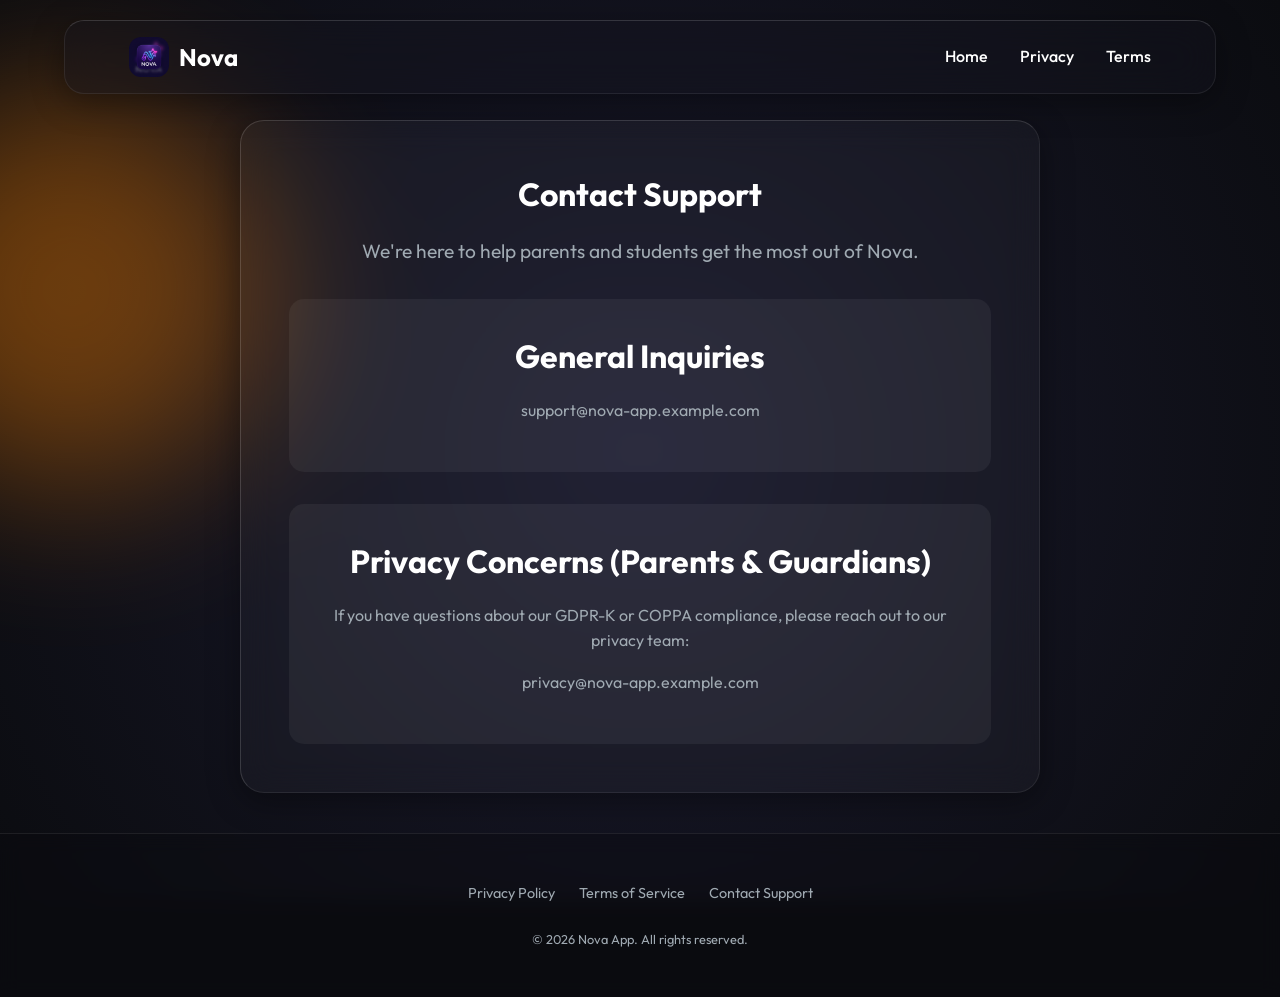
<file: Nova/contact.html>
<!DOCTYPE html>
<html lang="en">
<head>
  <meta charset="UTF-8">
  <meta name="viewport" content="width=device-width, initial-scale=1.0">
  <meta name="description" content="Contact the Nova team.">
  <title>Contact Us - Nova App</title>
  
  <link rel="preconnect" href="https://fonts.googleapis.com">
  <link rel="preconnect" href="https://fonts.gstatic.com" crossorigin>
  <link href="https://fonts.googleapis.com/css2?family=Outfit:wght@300;500;700;800&display=swap" rel="stylesheet">
  <link rel="stylesheet" href="styles.css">
</head>
<body>
  
  <div class="background-elements">
    <div class="blob blob-1"></div>
  </div>

  <nav>
    <a href="index.html" class="logo-container">
      <img src="logo.png" alt="Nova Logo" class="nav-logo">
      <span class="logo-text">Nova</span>
    </a>
    <div class="nav-links">
      <a href="index.html">Home</a>
      <a href="privacy-policy.html">Privacy</a>
      <a href="terms.html">Terms</a>
    </div>
  </nav>

  <div class="policy-container" style="text-align: center;">
    <h1>Contact Support</h1>
    <p style="font-size: 1.2rem; margin-bottom: 2rem;">We're here to help parents and students get the most out of Nova.</p>
    
    <div style="background: rgba(255,255,255,0.05); padding: 2rem; border-radius: 15px; margin-bottom: 2rem;">
        <h2 style="margin-top: 0;">General Inquiries</h2>
        <p>support@nova-app.example.com</p>
    </div>

    <div style="background: rgba(255,255,255,0.05); padding: 2rem; border-radius: 15px;">
        <h2 style="margin-top: 0;">Privacy Concerns (Parents & Guardians)</h2>
        <p>If you have questions about our GDPR-K or COPPA compliance, please reach out to our privacy team:</p>
        <p>privacy@nova-app.example.com</p>
    </div>
  </div>

  <footer>
    <div class="footer-links">
      <a href="privacy-policy.html">Privacy Policy</a>
      <a href="terms.html">Terms of Service</a>
      <a href="contact.html">Contact Support</a>
    </div>
    <p class="copyright">&copy; <span id="year"></span> Nova App. All rights reserved.</p>
  </footer>

  <script>
    document.getElementById('year').textContent = new Date().getFullYear();
  </script>
</body>
</html>
</file>
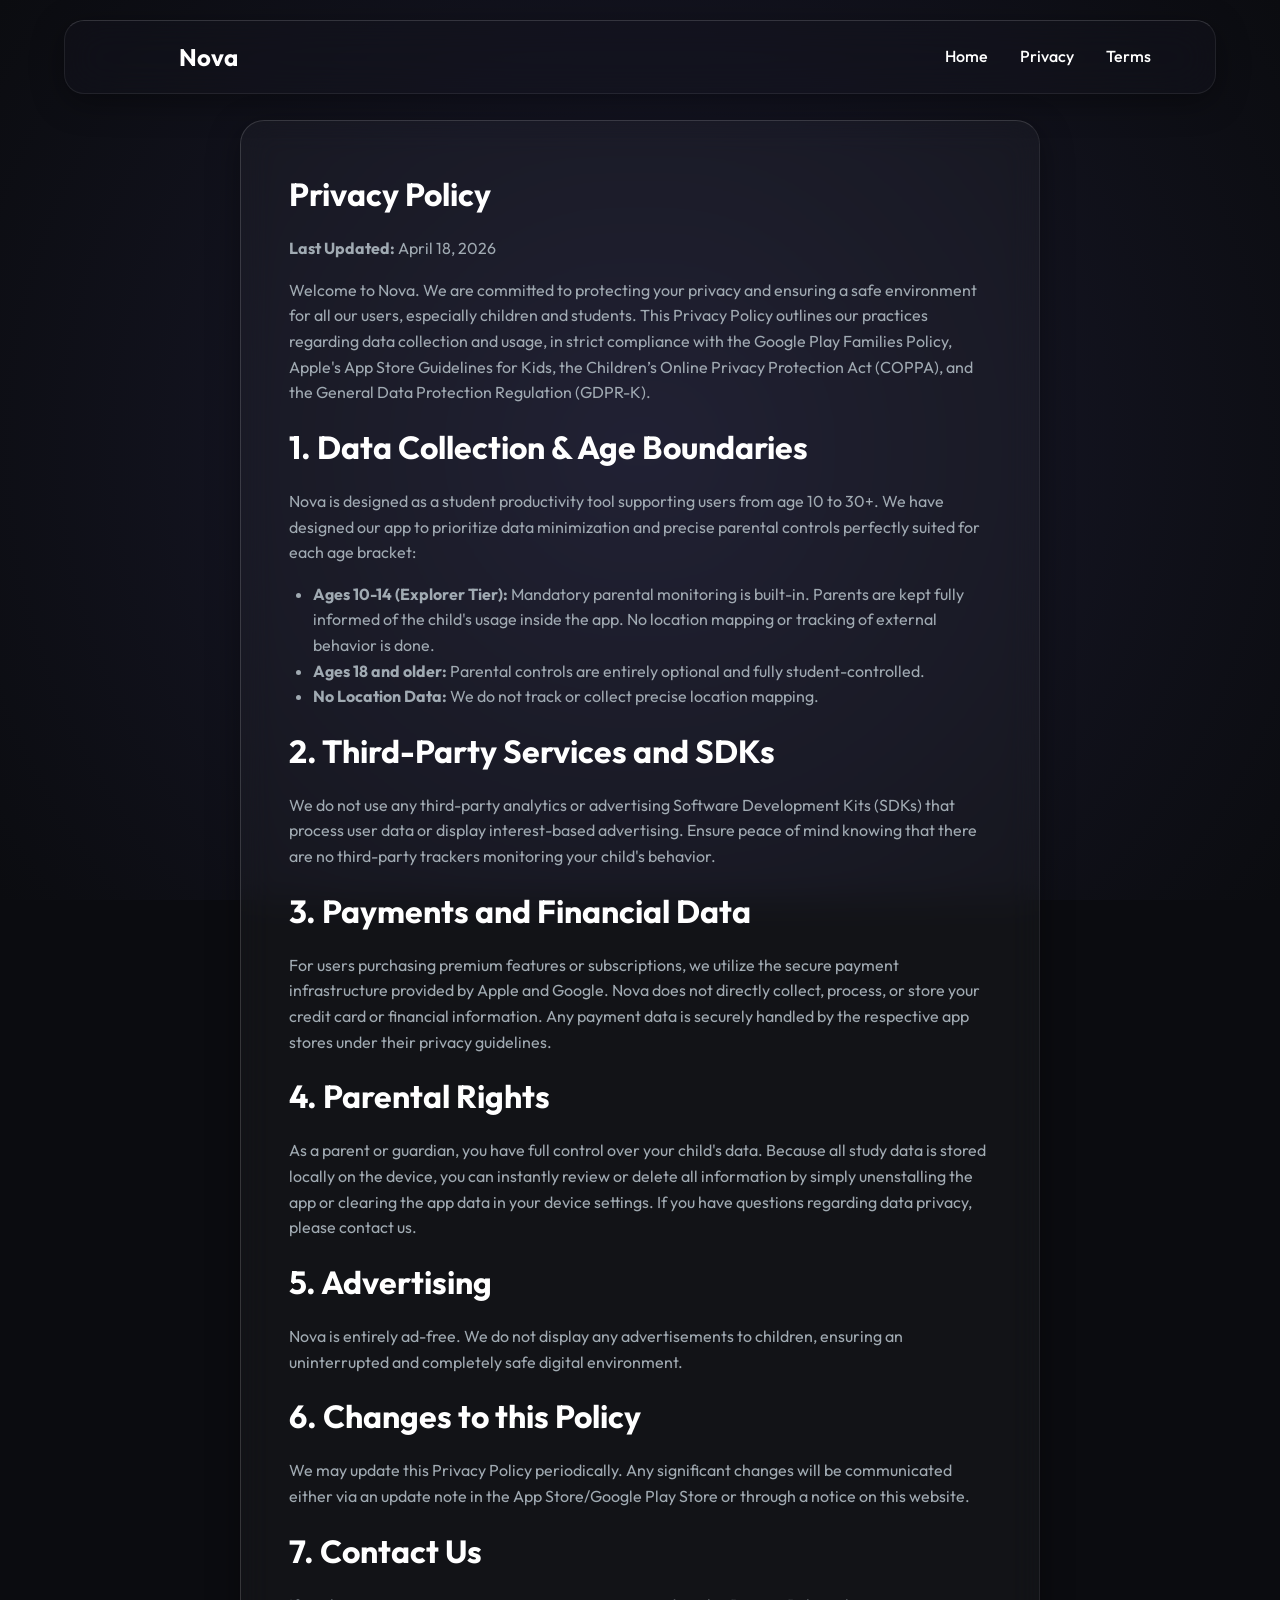
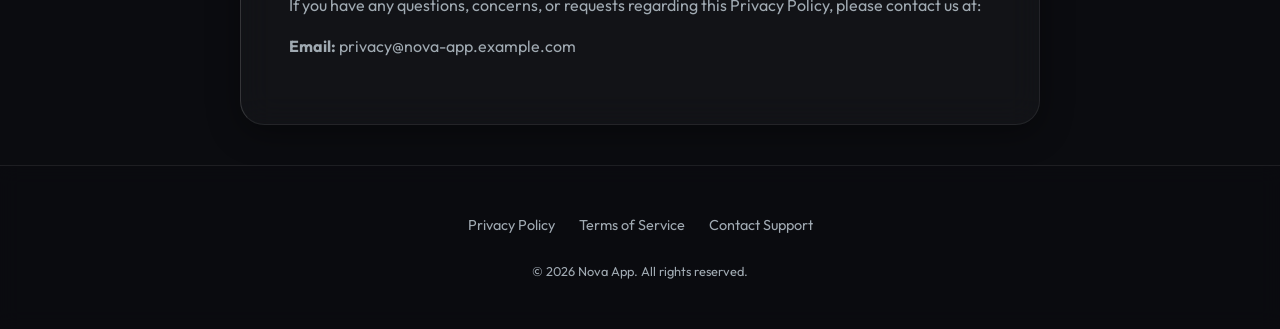
<file: Nova/privacy-policy.html>
<!DOCTYPE html>
<html lang="en">
<head>
  <meta charset="UTF-8">
  <meta name="viewport" content="width=device-width, initial-scale=1.0">
  <meta name="description" content="Privacy Policy for Nova, the student daily tracker.">
  <title>Privacy Policy - Nova App</title>
  
  <link rel="preconnect" href="https://fonts.googleapis.com">
  <link rel="preconnect" href="https://fonts.gstatic.com" crossorigin>
  <link href="https://fonts.googleapis.com/css2?family=Outfit:wght@300;500;700;800&display=swap" rel="stylesheet">
  <link rel="stylesheet" href="styles.css">
</head>
<body>
  
  <div class="background-elements">
    <div class="spiral-bg"></div>
    <div class="spiral-particles"></div>
    <div class="core-glow"></div>
  </div>

  <nav>
    <a href="index.html" class="logo-container">
      <video src="nova-animation.mp4" class="nav-logo" autoplay loop muted playsinline></video>
      <span class="logo-text">Nova</span>
    </a>
    <div class="nav-links">
      <a href="index.html">Home</a>
      <a href="privacy-policy.html">Privacy</a>
      <a href="terms.html">Terms</a>
    </div>
  </nav>

  <div class="policy-container">
    <h1>Privacy Policy</h1>
    <p><strong>Last Updated:</strong> April 18, 2026</p>
    
    <p>Welcome to Nova. We are committed to protecting your privacy and ensuring a safe environment for all our users, especially children and students. This Privacy Policy outlines our practices regarding data collection and usage, in strict compliance with the Google Play Families Policy, Apple's App Store Guidelines for Kids, the Children’s Online Privacy Protection Act (COPPA), and the General Data Protection Regulation (GDPR-K).</p>

    <h2>1. Data Collection & Age Boundaries</h2>
    <p>Nova is designed as a student productivity tool supporting users from age 10 to 30+. We have designed our app to prioritize data minimization and precise parental controls perfectly suited for each age bracket:</p>
    <ul>
      <li><strong>Ages 10-14 (Explorer Tier):</strong> Mandatory parental monitoring is built-in. Parents are kept fully informed of the child's usage inside the app. No location mapping or tracking of external behavior is done.</li>
      <li><strong>Ages 18 and older:</strong> Parental controls are entirely optional and fully student-controlled.</li>
      <li><strong>No Location Data:</strong> We do not track or collect precise location mapping.</li>
    </ul>

    <h2>2. Third-Party Services and SDKs</h2>
    <p>We do not use any third-party analytics or advertising Software Development Kits (SDKs) that process user data or display interest-based advertising. Ensure peace of mind knowing that there are no third-party trackers monitoring your child's behavior.</p>

    <h2>3. Payments and Financial Data</h2>
    <p>For users purchasing premium features or subscriptions, we utilize the secure payment infrastructure provided by Apple and Google. Nova does not directly collect, process, or store your credit card or financial information. Any payment data is securely handled by the respective app stores under their privacy guidelines.</p>

    <h2>4. Parental Rights</h2>
    <p>As a parent or guardian, you have full control over your child's data. Because all study data is stored locally on the device, you can instantly review or delete all information by simply unenstalling the app or clearing the app data in your device settings. If you have questions regarding data privacy, please contact us.</p>

    <h2>5. Advertising</h2>
    <p>Nova is entirely ad-free. We do not display any advertisements to children, ensuring an uninterrupted and completely safe digital environment.</p>

    <h2>6. Changes to this Policy</h2>
    <p>We may update this Privacy Policy periodically. Any significant changes will be communicated either via an update note in the App Store/Google Play Store or through a notice on this website.</p>

    <h2>7. Contact Us</h2>
    <p>If you have any questions, concerns, or requests regarding this Privacy Policy, please contact us at:</p>
    <p><strong>Email:</strong> privacy@nova-app.example.com</p>
  </div>

  <footer>
    <div class="footer-links">
      <a href="privacy-policy.html">Privacy Policy</a>
      <a href="terms.html">Terms of Service</a>
      <a href="contact.html">Contact Support</a>
    </div>
    <p class="copyright">&copy; <span id="year"></span> Nova App. All rights reserved.</p>
  </footer>

  <script>
    document.getElementById('year').textContent = new Date().getFullYear();

    // Intersection Observer for scroll animations
    const observer = new IntersectionObserver((entries) => {
      entries.forEach(entry => {
        if (entry.isIntersecting) {
          entry.target.classList.add('visible');
        }
      });
    }, { threshold: 0.1 });

    document.querySelectorAll('.policy-container').forEach(el => {
      el.classList.add('animate-on-scroll');
      observer.observe(el);
    });
  </script>
</body>
</html>
</file>
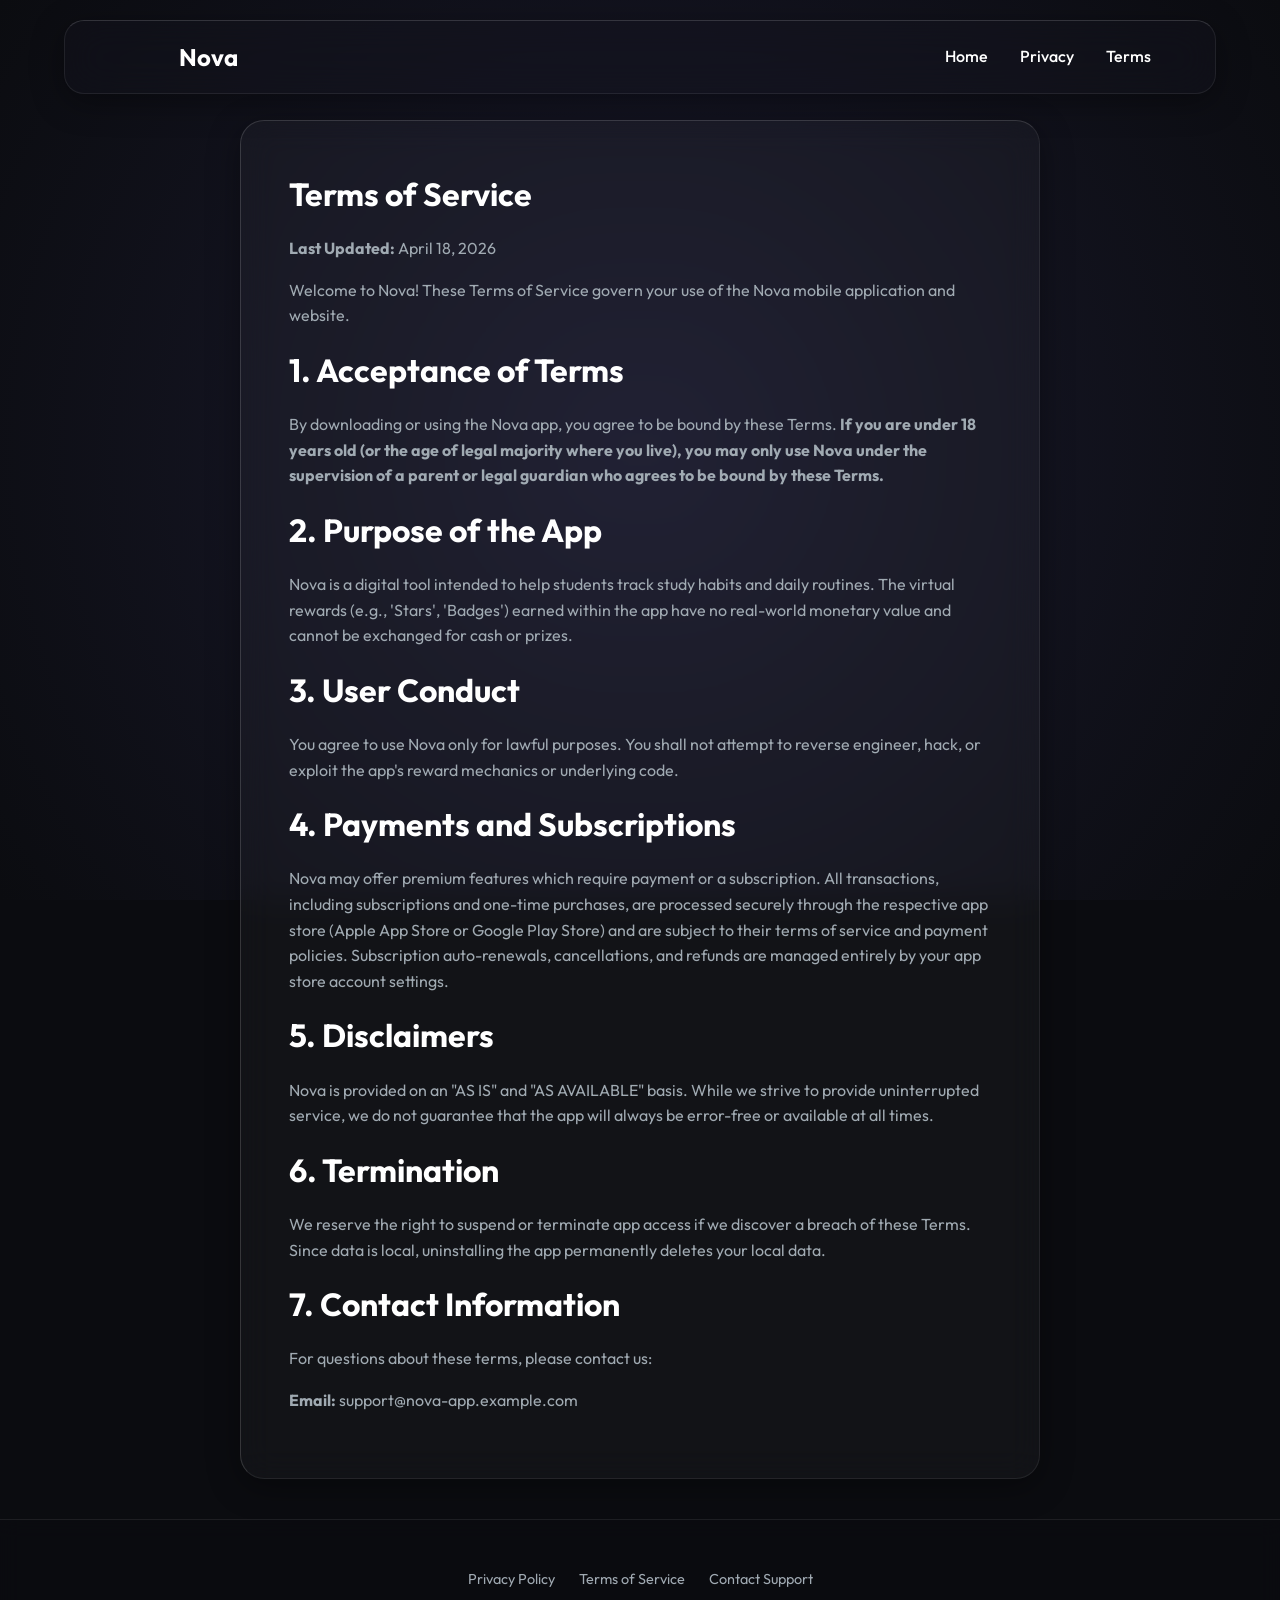
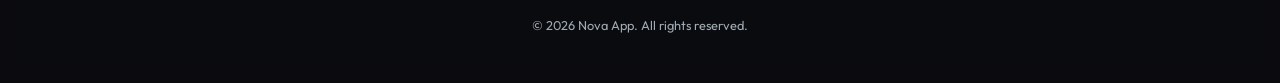
<file: Nova/terms.html>
<!DOCTYPE html>
<html lang="en">
<head>
  <meta charset="UTF-8">
  <meta name="viewport" content="width=device-width, initial-scale=1.0">
  <meta name="description" content="Terms of Service for Nova, the student daily tracker.">
  <title>Terms of Service - Nova App</title>
  
  <link rel="preconnect" href="https://fonts.googleapis.com">
  <link rel="preconnect" href="https://fonts.gstatic.com" crossorigin>
  <link href="https://fonts.googleapis.com/css2?family=Outfit:wght@300;500;700;800&display=swap" rel="stylesheet">
  <link rel="stylesheet" href="styles.css">
</head>
<body>
  
  <div class="background-elements">
    <div class="spiral-bg"></div>
    <div class="spiral-particles"></div>
    <div class="core-glow"></div>
  </div>

  <nav>
    <a href="index.html" class="logo-container">
      <video src="nova-animation.mp4" class="nav-logo" autoplay loop muted playsinline></video>
      <span class="logo-text">Nova</span>
    </a>
    <div class="nav-links">
      <a href="index.html">Home</a>
      <a href="privacy-policy.html">Privacy</a>
      <a href="terms.html">Terms</a>
    </div>
  </nav>

  <div class="policy-container">
    <h1>Terms of Service</h1>
    <p><strong>Last Updated:</strong> April 18, 2026</p>
    
    <p>Welcome to Nova! These Terms of Service govern your use of the Nova mobile application and website.</p>

    <h2>1. Acceptance of Terms</h2>
    <p>By downloading or using the Nova app, you agree to be bound by these Terms. <strong>If you are under 18 years old (or the age of legal majority where you live), you may only use Nova under the supervision of a parent or legal guardian who agrees to be bound by these Terms.</strong></p>

    <h2>2. Purpose of the App</h2>
    <p>Nova is a digital tool intended to help students track study habits and daily routines. The virtual rewards (e.g., 'Stars', 'Badges') earned within the app have no real-world monetary value and cannot be exchanged for cash or prizes.</p>

    <h2>3. User Conduct</h2>
    <p>You agree to use Nova only for lawful purposes. You shall not attempt to reverse engineer, hack, or exploit the app's reward mechanics or underlying code.</p>

    <h2>4. Payments and Subscriptions</h2>
    <p>Nova may offer premium features which require payment or a subscription. All transactions, including subscriptions and one-time purchases, are processed securely through the respective app store (Apple App Store or Google Play Store) and are subject to their terms of service and payment policies. Subscription auto-renewals, cancellations, and refunds are managed entirely by your app store account settings.</p>

    <h2>5. Disclaimers</h2>
    <p>Nova is provided on an "AS IS" and "AS AVAILABLE" basis. While we strive to provide uninterrupted service, we do not guarantee that the app will always be error-free or available at all times.</p>

    <h2>6. Termination</h2>
    <p>We reserve the right to suspend or terminate app access if we discover a breach of these Terms. Since data is local, uninstalling the app permanently deletes your local data.</p>

    <h2>7. Contact Information</h2>
    <p>For questions about these terms, please contact us:</p>
    <p><strong>Email:</strong> support@nova-app.example.com</p>
  </div>

  <footer>
    <div class="footer-links">
      <a href="privacy-policy.html">Privacy Policy</a>
      <a href="terms.html">Terms of Service</a>
      <a href="contact.html">Contact Support</a>
    </div>
    <p class="copyright">&copy; <span id="year"></span> Nova App. All rights reserved.</p>
  </footer>

  <script>
    document.getElementById('year').textContent = new Date().getFullYear();

    // Intersection Observer for scroll animations
    const observer = new IntersectionObserver((entries) => {
      entries.forEach(entry => {
        if (entry.isIntersecting) {
          entry.target.classList.add('visible');
        }
      });
    }, { threshold: 0.1 });

    document.querySelectorAll('.policy-container').forEach(el => {
      el.classList.add('animate-on-scroll');
      observer.observe(el);
    });
  </script>
</body>
</html>
</file>
<file: Nova/styles.css>
:root {
  --bg-color: #0b0c10;
  --surface-color: rgba(255, 255, 255, 0.03); /* Lighter glass base */
  --glass-border: rgba(255, 255, 255, 0.08); /* Frosted glass border */
  --glass-highlight: rgba(255, 255, 255, 0.15); /* Top border highlight for glass */
  --primary-color: #f77f00; 
  --secondary-color: #d62828;
  --accent-color: #003049;
  --text-primary: #ffffff;
  --text-secondary: #a0aab2;
  --glow-shadow: 0 8px 32px 0 rgba(0, 0, 0, 0.37); /* typical glass shadow */
  --font-family: 'Outfit', sans-serif;
}

* {
  margin: 0;
  padding: 0;
  box-sizing: border-box;
}

body {
  background-color: var(--bg-color);
  color: var(--text-primary);
  font-family: var(--font-family);
  line-height: 1.6;
  overflow-x: hidden;
}

/* Vibrant Background Gradients for Glassmorphism to shine over */
.background-elements {
  position: fixed;
  top: 0;
  left: 0;
  width: 100vw;
  height: 100vh;
  z-index: -1;
  overflow: hidden;
  background: radial-gradient(circle at center, #1a1a2e 0%, #0b0c10 100%);
}

.blob {
  position: absolute;
  filter: blur(80px);
  border-radius: 50%;
  opacity: 0.4;
  animation: float 10s ease-in-out infinite;
}

.blob-1 {
  top: 10%;
  left: -10%;
  width: 400px;
  height: 400px;
  background: var(--primary-color);
}

.blob-2 {
  bottom: -20%;
  right: -10%;
  width: 500px;
  height: 500px;
  background: #3a0ca3;
  animation-delay: 2s;
}

.blob-3 {
  top: 40%;
  left: 50%;
  width: 300px;
  height: 300px;
  background: var(--secondary-color);
  transform: translate(-50%, -50%);
  animation-delay: 4s;
}

@keyframes float {
  0%, 100% {
    transform: translateY(0) scale(1);
  }
  50% {
    transform: translateY(-20px) scale(1.05);
  }
}

/* Glass Navbar */
nav {
  display: flex;
  justify-content: space-between;
  align-items: center;
  padding: 1rem 5%;
  background: rgba(20, 20, 30, 0.4);
  backdrop-filter: blur(20px);
  -webkit-backdrop-filter: blur(20px);
  position: fixed;
  width: 90%;
  top: 20px;
  left: 5%;
  z-index: 100;
  border-radius: 20px;
  border: 1px solid var(--glass-border);
  border-top: 1px solid var(--glass-highlight);
  box-shadow: var(--glow-shadow);
}

.logo-container {
  display: flex;
  align-items: center;
  gap: 10px;
  text-decoration: none;
  color: var(--text-primary);
}

.nav-logo {
  width: 40px;
  height: 40px;
  border-radius: 12px;
}

.logo-text {
  font-size: 1.5rem;
  font-weight: 700;
  color: white;
}

.nav-links {
  display: flex;
  gap: 2rem;
}

.nav-links a {
  text-decoration: none;
  color: var(--text-primary);
  font-weight: 500;
  transition: color 0.3s ease;
}

.nav-links a:hover {
  color: var(--primary-color);
}

/* Hero Section */
.hero {
  min-height: 100vh;
  display: flex;
  align-items: center;
  justify-content: space-between;
  padding: 0 5%;
  margin-top: 80px;
}

.hero-content {
  flex: 1;
  max-width: 600px;
  margin-right: 2rem;
  background: var(--surface-color);
  padding: 3rem;
  border-radius: 30px;
  backdrop-filter: blur(16px);
  -webkit-backdrop-filter: blur(16px);
  border: 1px solid var(--glass-border);
  border-top: 1px solid var(--glass-highlight);
  box-shadow: var(--glow-shadow);
}

.hero-title {
  font-size: 3.5rem;
  line-height: 1.1;
  margin-bottom: 1.5rem;
  font-weight: 800;
}

.hero-title span {
  background: linear-gradient(to right, #f77f00, #fcbf49);
  -webkit-background-clip: text;
  -webkit-text-fill-color: transparent;
}

.hero-description {
  font-size: 1.15rem;
  color: var(--text-secondary);
  margin-bottom: 2rem;
}

.store-buttons {
  display: flex;
  gap: 1rem;
}

.cta-button {
  display: inline-block;
  padding: 1rem 2rem;
  background: linear-gradient(90deg, #ff7e00 0%, #ff5e00 100%);
  color: white;
  text-decoration: none;
  font-weight: 700;
  border-radius: 30px;
  box-shadow: 0 4px 15px rgba(247, 127, 0, 0.4);
  transition: transform 0.3s ease, box-shadow 0.3s ease;
}

.cta-button:hover {
  transform: translateY(-3px);
  box-shadow: 0 8px 25px rgba(247, 127, 0, 0.6);
}

.hero-image {
  flex: 1;
  display: flex;
  justify-content: center;
  perspective: 1000px;
}

.app-mockup {
  width: 100%;
  max-width: 320px;
  border-radius: 40px;
  box-shadow: 0 20px 50px rgba(0,0,0,0.5);
  transform: rotateY(-10deg) rotateX(10deg);
  animation: floatApp 6s ease-in-out infinite;
  border: 1px solid var(--glass-highlight);
}

@keyframes floatApp {
  0%, 100% { transform: translateY(0) rotateY(-10deg) rotateX(10deg); }
  50% { transform: translateY(-20px) rotateY(-5deg) rotateX(5deg); }
}

/* Features Section */
.features {
  padding: 5rem 5%;
}

.section-title {
  text-align: center;
  font-size: 2.5rem;
  margin-bottom: 3rem;
  font-weight: 700;
  text-shadow: 0 2px 10px rgba(0,0,0,0.5);
}

.feature-grid {
  display: grid;
  grid-template-columns: repeat(auto-fit, minmax(300px, 1fr));
  gap: 2.5rem;
}

/* Advanced Glass Cards */
.feature-card {
  background: var(--surface-color);
  backdrop-filter: blur(16px);
  -webkit-backdrop-filter: blur(16px);
  border: 1px solid var(--glass-border);
  border-top: 1px solid var(--glass-highlight);
  border-left: 1px solid var(--glass-highlight);
  padding: 2.5rem;
  border-radius: 24px;
  text-align: center;
  box-shadow: var(--glow-shadow);
  transition: transform 0.3s ease, background 0.3s ease;
}

.feature-card:hover {
  transform: translateY(-10px);
  background: rgba(255, 255, 255, 0.08); /* slightly brighter glass on hover */
}

.feature-icon {
  font-size: 3rem;
  margin-bottom: 1rem;
  text-shadow: 0 2px 10px rgba(0,0,0,0.3);
}

.feature-title {
  font-size: 1.5rem;
  margin-bottom: 1rem;
  color: var(--text-primary);
}

.feature-desc {
  color: var(--text-secondary);
}

/* Screenshots Gallery */
.screenshots-section {
  padding: 5rem 5%;
  position: relative;
}

/* adding a glass container around the gallery text to unify it */
.screenshots-glass-container {
  background: var(--surface-color);
  backdrop-filter: blur(16px);
  -webkit-backdrop-filter: blur(16px);
  border: 1px solid var(--glass-border);
  border-radius: 30px;
  padding: 4rem 2rem;
  box-shadow: var(--glow-shadow);
}

.screenshot-gallery {
  display: flex;
  justify-content: center;
  gap: 2rem;
  flex-wrap: wrap;
  margin-top: 2rem;
}

.gallery-img {
  width: 250px;
  border-radius: 30px;
  box-shadow: 0 10px 30px rgba(0,0,0,0.4);
  transition: transform 0.3s ease;
  border: 1px solid var(--glass-highlight);
}

.gallery-img:hover {
  transform: scale(1.05);
  z-index: 10;
}

/* Policy Content Container */
.policy-container {
  max-width: 800px;
  margin: 120px auto 40px auto;
  padding: 3rem;
  background: var(--surface-color);
  backdrop-filter: blur(16px);
  -webkit-backdrop-filter: blur(16px);
  border-radius: 24px;
  border: 1px solid var(--glass-border);
  border-top: 1px solid var(--glass-highlight);
  border-left: 1px solid var(--glass-highlight);
  box-shadow: var(--glow-shadow);
  text-align: left;
}

.policy-container h1, .policy-container h2 {
  font-size: 2rem;
  margin-bottom: 1rem;
  color: white;
}

.policy-container p, .policy-container ul {
  margin-bottom: 1rem;
  color: var(--text-secondary);
}

.policy-container ul {
  padding-left: 1.5rem;
}

.safety-section {
    padding: 0 5% 5rem 5%;
}

/* Footer */
footer {
  text-align: center;
  padding: 3rem 5%;
  background: rgba(11, 12, 16, 0.4);
  backdrop-filter: blur(10px);
  border-top: 1px solid var(--glass-border);
  margin-top: 2rem;
}

.footer-links {
  display: flex;
  justify-content: center;
  gap: 1.5rem;
  margin-bottom: 1.5rem;
}

.footer-links a {
  color: var(--text-secondary);
  text-decoration: none;
  font-size: 0.9rem;
  transition: color 0.3s;
}

.footer-links a:hover {
  color: var(--text-primary);
}

.copyright {
  color: var(--text-secondary);
  font-size: 0.8rem;
}

/* Responsive */
@media (max-width: 768px) {
  .hero {
    flex-direction: column;
    text-align: center;
    padding-top: 5rem;
  }
  .hero-content {
      margin-right: 0;
      padding: 2rem;
  }
  .hero-image {
    margin-top: 3rem;
  }
  .nav-links {
    display: none;
  }
}
</file>
